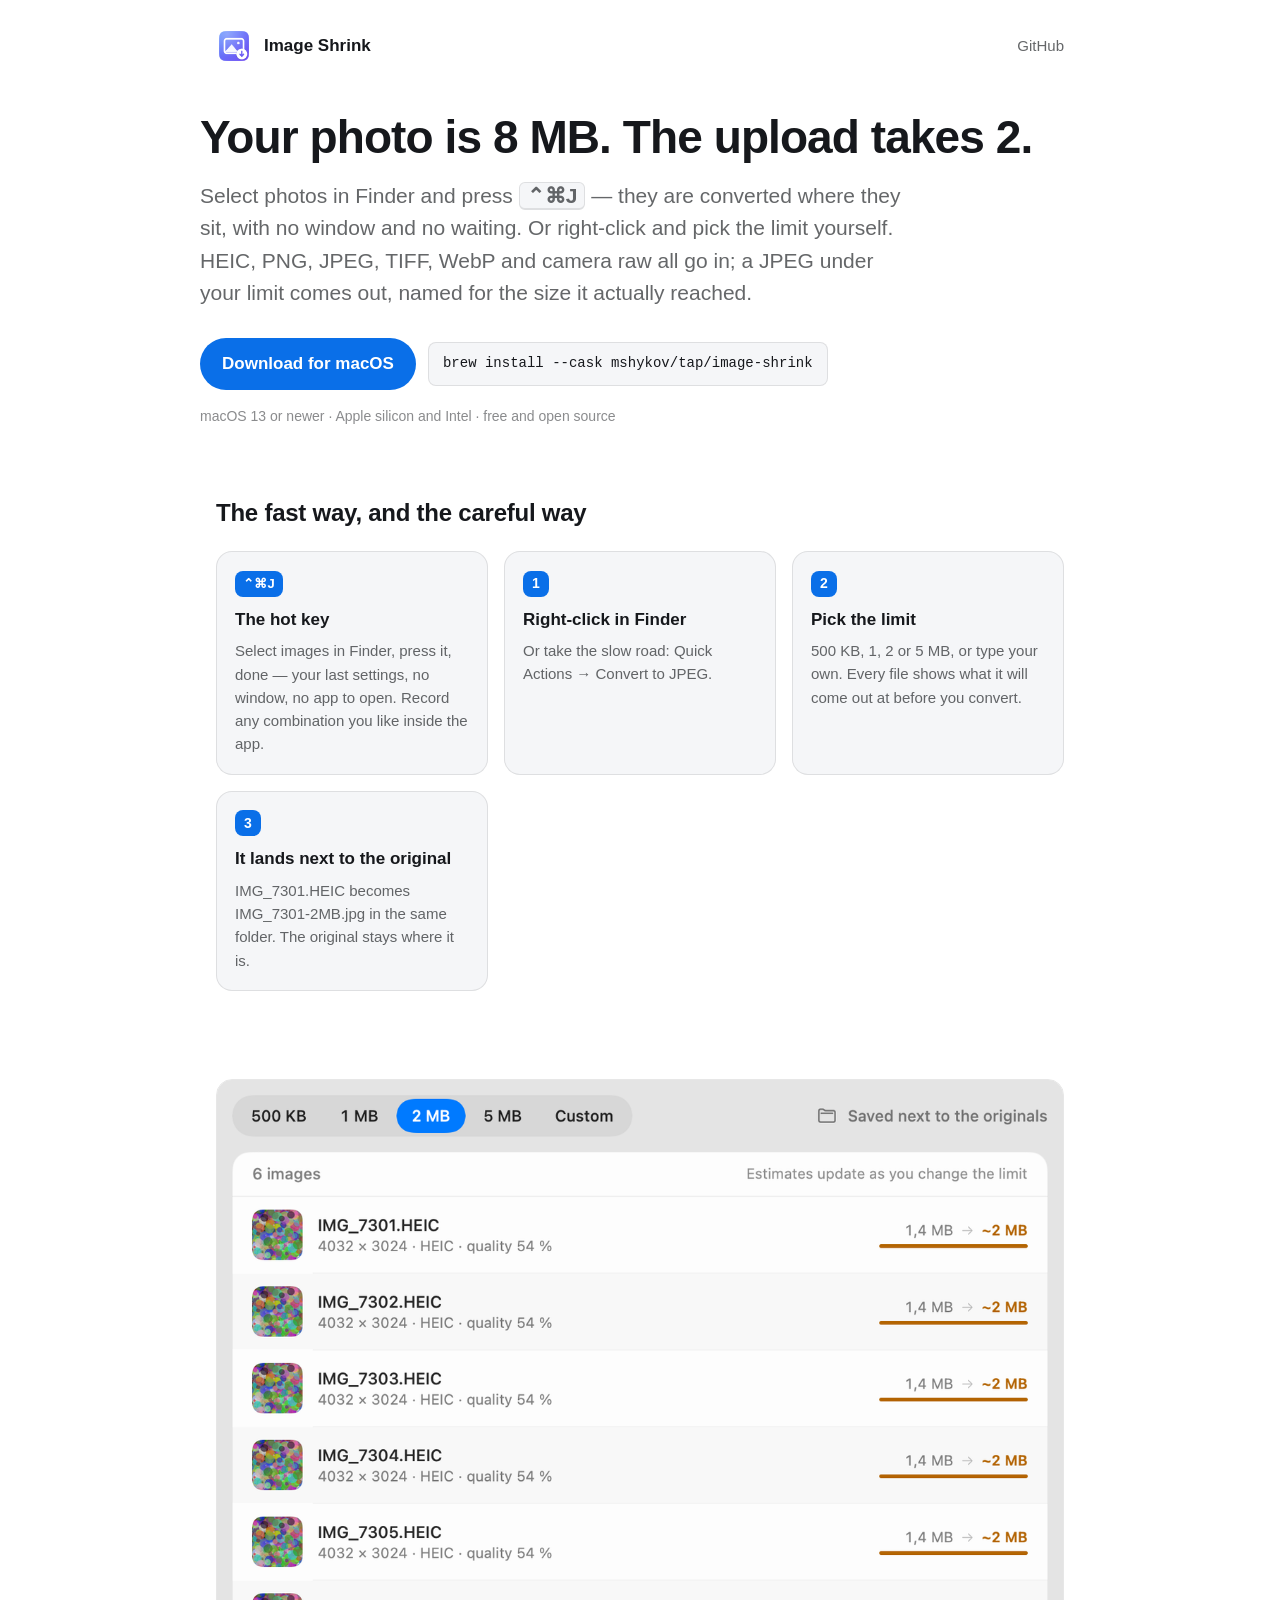
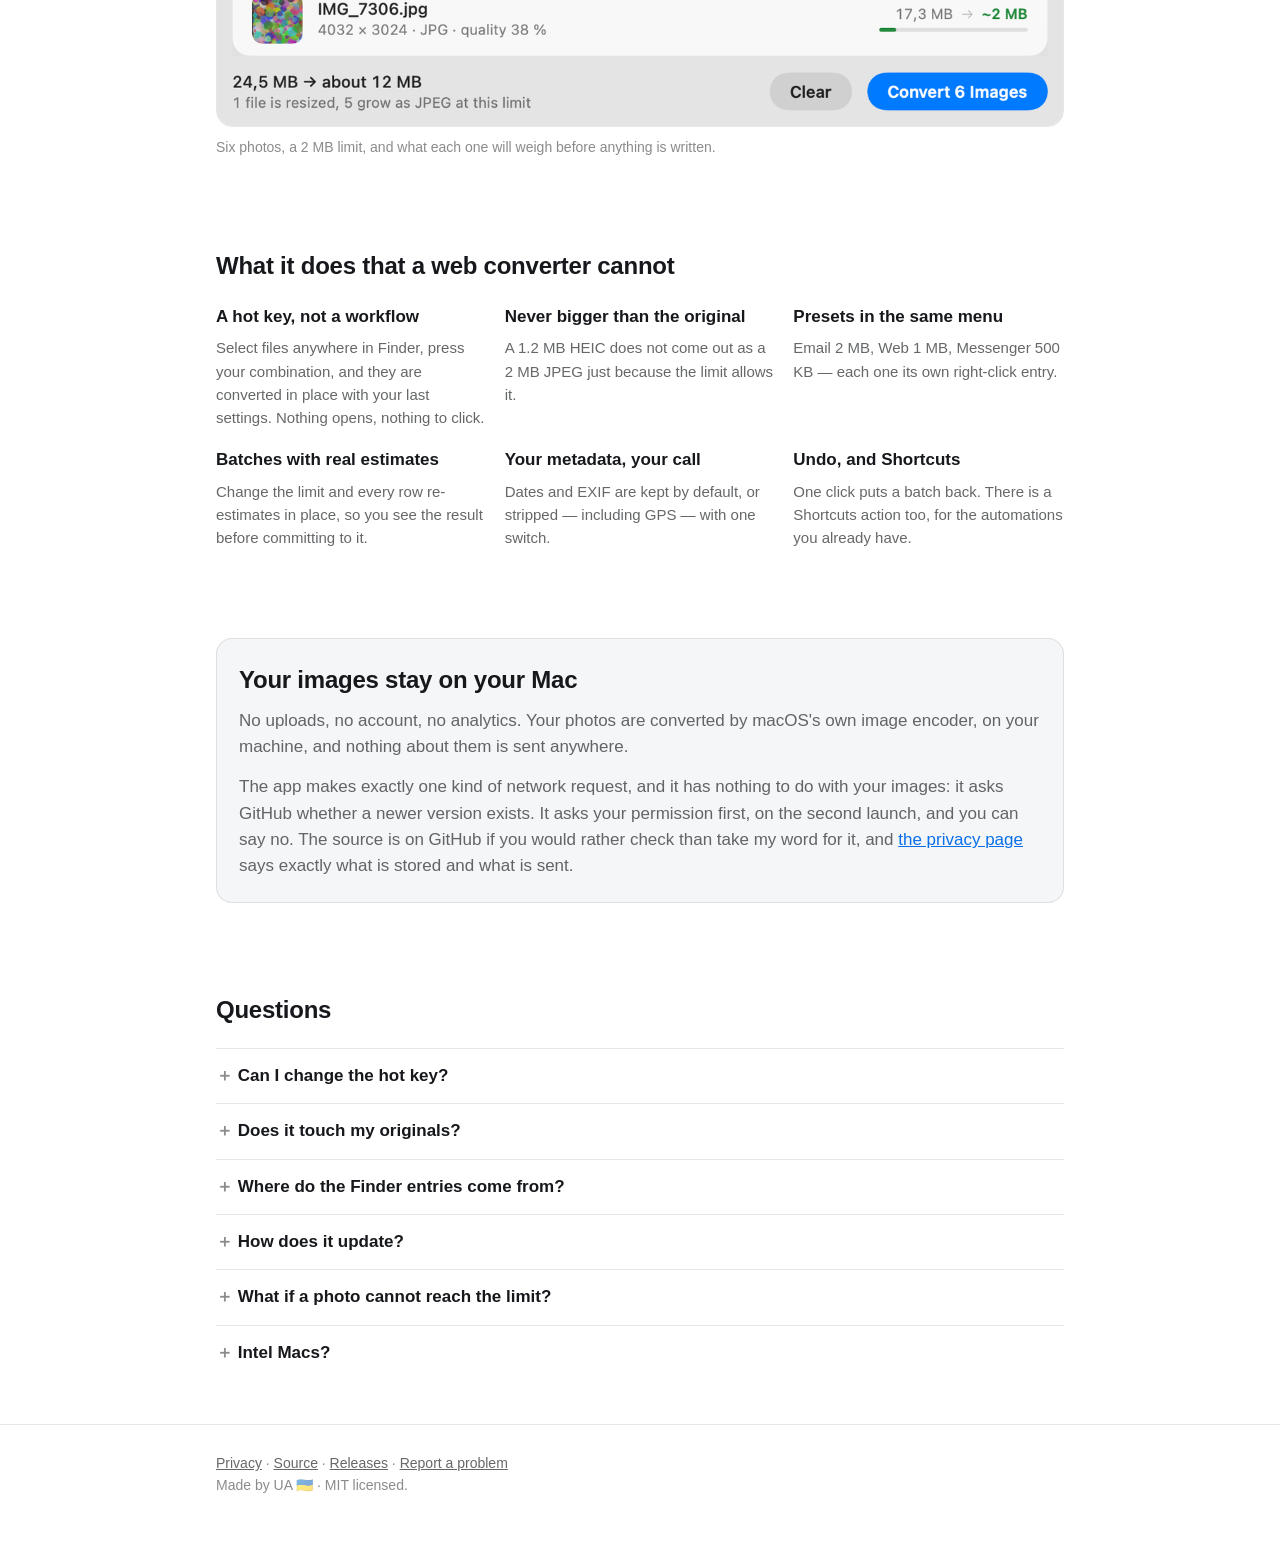
<file: site/index.html>
<!DOCTYPE html>
<html lang="en">
<head>
<meta charset="utf-8">
<meta name="viewport" content="width=device-width, initial-scale=1">
<title>Image Shrink — a hot key away from a JPEG under your size limit</title>
<meta name="description" content="Press a hot key, or right-click in Finder, and get a JPEG under the size limit you pick — 500 KB, 1 MB, 2 MB or your own. HEIC, PNG, JPEG, TIFF and raw, converted on your Mac. Free, open source, nothing uploaded.">
<link rel="canonical" href="https://mshykov.github.io/image-shrink/">

<link rel="icon" type="image/svg+xml" href="favicon.svg">
<link rel="alternate icon" href="favicon.ico">
<link rel="apple-touch-icon" href="logo.png">
<meta name="apple-mobile-web-app-title" content="Image Shrink">
<meta name="theme-color" content="#5A94FF">
<link rel="manifest" href="manifest.json">

<meta property="og:type" content="website">
<meta property="og:title" content="Image Shrink — a hot key away from a JPEG under your size limit">
<meta property="og:description" content="Press ⌃⌘J on a Finder selection, or right-click and pick a limit. Nothing leaves your Mac.">
<meta property="og:url" content="https://mshykov.github.io/image-shrink/">
<meta property="og:image" content="https://mshykov.github.io/image-shrink/og.png">
<meta name="twitter:card" content="summary_large_image">

<script type="application/ld+json">
{
  "@context": "https://schema.org",
  "@type": "SoftwareApplication",
  "name": "Image Shrink",
  "applicationCategory": "MultimediaApplication",
  "operatingSystem": "macOS 13 or newer",
  "offers": { "@type": "Offer", "price": "0", "priceCurrency": "USD" },
  "description": "Converts HEIC, PNG, JPEG and other images to a JPEG under a size limit you pick — from a keyboard shortcut on a Finder selection, or from Finder's right-click menu."
}
</script>

<link rel="stylesheet" href="style.css">
</head>
<body>

<header>
  <div class="wrap">
    <img src="logo.png" alt="">
    <strong>Image Shrink</strong>
    <nav><a href="https://github.com/mshykov/image-shrink">GitHub</a></nav>
  </div>
</header>

<main>
  <div class="wrap hero">
    <h1>Your photo is 8&nbsp;MB. The upload takes 2.</h1>
    <p class="lead">
      Select photos in Finder and press <kbd>⌃⌘J</kbd> — they are converted where they sit, with no
      window and no waiting. Or right-click and pick the limit yourself. HEIC, PNG, JPEG, TIFF,
      WebP and camera raw all go in; a JPEG under your limit comes out, named for the size it
      actually reached.
    </p>
    <div class="actions">
      <a class="button" href="https://github.com/mshykov/image-shrink/releases/latest">Download for macOS</a>
      <code class="brew">brew install --cask mshykov/tap/image-shrink</code>
    </div>
    <p class="requirements">macOS 13 or newer · Apple silicon and Intel · free and open source</p>
  </div>

  <div class="wrap">
    <section>
      <h2>The fast way, and the careful way</h2>
      <div class="steps">
        <div class="step">
          <span class="keys">⌃⌘J</span>
          <h3>The hot key</h3>
          <p>Select images in Finder, press it, done — your last settings, no window, no app to
          open. Record any combination you like inside the app.</p>
        </div>
        <div class="step">
          <span>1</span>
          <h3>Right-click in Finder</h3>
          <p>Or take the slow road: Quick Actions → Convert to JPEG.</p>
        </div>
        <div class="step">
          <span>2</span>
          <h3>Pick the limit</h3>
          <p>500 KB, 1, 2 or 5 MB, or type your own. Every file shows what it will come out at before you convert.</p>
        </div>
        <div class="step">
          <span>3</span>
          <h3>It lands next to the original</h3>
          <p>IMG_7301.HEIC becomes IMG_7301-2MB.jpg in the same folder. The original stays where it is.</p>
        </div>
      </div>
    </section>

    <section>
      <figure>
        <picture>
          <source srcset="shot-dark.png" media="(prefers-color-scheme: dark)">
          <img src="shot-light.png" alt="The Image Shrink window: a size-limit picker, a list of images, and the size each one will come out at.">
        </picture>
        <figcaption>Six photos, a 2 MB limit, and what each one will weigh before anything is written.</figcaption>
      </figure>
    </section>

    <section>
      <h2>What it does that a web converter cannot</h2>
      <div class="features">
        <div>
          <h3>A hot key, not a workflow</h3>
          <p>Select files anywhere in Finder, press your combination, and they are converted in
          place with your last settings. Nothing opens, nothing to click.</p>
        </div>
        <div>
          <h3>Never bigger than the original</h3>
          <p>A 1.2 MB HEIC does not come out as a 2 MB JPEG just because the limit allows it.</p>
        </div>
        <div>
          <h3>Presets in the same menu</h3>
          <p>Email 2 MB, Web 1 MB, Messenger 500 KB — each one its own right-click entry.</p>
        </div>
        <div>
          <h3>Batches with real estimates</h3>
          <p>Change the limit and every row re-estimates in place, so you see the result before committing to it.</p>
        </div>
        <div>
          <h3>Your metadata, your call</h3>
          <p>Dates and EXIF are kept by default, or stripped — including GPS — with one switch.</p>
        </div>
        <div>
          <h3>Undo, and Shortcuts</h3>
          <p>One click puts a batch back. There is a Shortcuts action too, for the automations you already have.</p>
        </div>
      </div>
    </section>

    <section>
      <div class="privacy">
        <h2>Your images stay on your Mac</h2>
        <p class="muted">
          No uploads, no account, no analytics. Your photos are converted by macOS's own image
          encoder, on your machine, and nothing about them is sent anywhere.
        </p>
        <p class="muted">
          The app makes exactly one kind of network request, and it has nothing to do with your
          images: it asks GitHub whether a newer version exists. It asks your permission first,
          on the second launch, and you can say no. The source is on GitHub if you would rather
          check than take my word for it, and <a href="privacy.html">the privacy page</a> says
          exactly what is stored and what is sent.
        </p>
      </div>
    </section>

    <section>
      <h2>Questions</h2>
      <details>
        <summary>Can I change the hot key?</summary>
        <p>Yes — click the keys in the window's banner, or Settings → Finder shortcut, and press
        the combination you want. ⌃⌘J is only the default. It works on a Finder selection without
        opening anything.</p>
      </details>
      <details>
        <summary>Does it touch my originals?</summary>
        <p>No. The converted copy is written next to the original, and the original is left alone
        unless you switch on "Move originals to Trash" yourself.</p>
      </details>
      <details>
        <summary>Where do the Finder entries come from?</summary>
        <p>The app installs them the first time you open it, and you can put them back or take them
        away from its menu at any time. Removing the app removes them with it.</p>
      </details>
      <details>
        <summary>How does it update?</summary>
        <p>It offers to check for new versions and installs them in place once you accept. Every
        update is signed, and any update the app cannot verify against the key built into it is
        refused. A copy installed with Homebrew updates the same way — the cask says so, and
        <code>brew upgrade</code> leaves it alone.</p>
      </details>
      <details>
        <summary>What if a photo cannot reach the limit?</summary>
        <p>It scales the image down rather than turning it to mush, and tells you which files were
        resized. A file already under the limit is left as it is.</p>
      </details>
      <details>
        <summary>Intel Macs?</summary>
        <p>Yes — the download is a universal build, and works on macOS 13 and newer.</p>
      </details>
    </section>
  </div>
</main>

<footer>
  <div class="wrap">
    <a href="privacy.html">Privacy</a> ·
    <a href="https://github.com/mshykov/image-shrink">Source</a> ·
    <a href="https://github.com/mshykov/image-shrink/releases">Releases</a> ·
    <a href="https://github.com/mshykov/image-shrink/issues">Report a problem</a>
    <!-- Add a support email here before launch; an issue tracker alone puts off non-developers. -->
    <p>Made by UA <span aria-label="Ukraine" role="img">🇺🇦</span> · MIT licensed.</p>
  </div>
</footer>

</body>
</html>
</file>
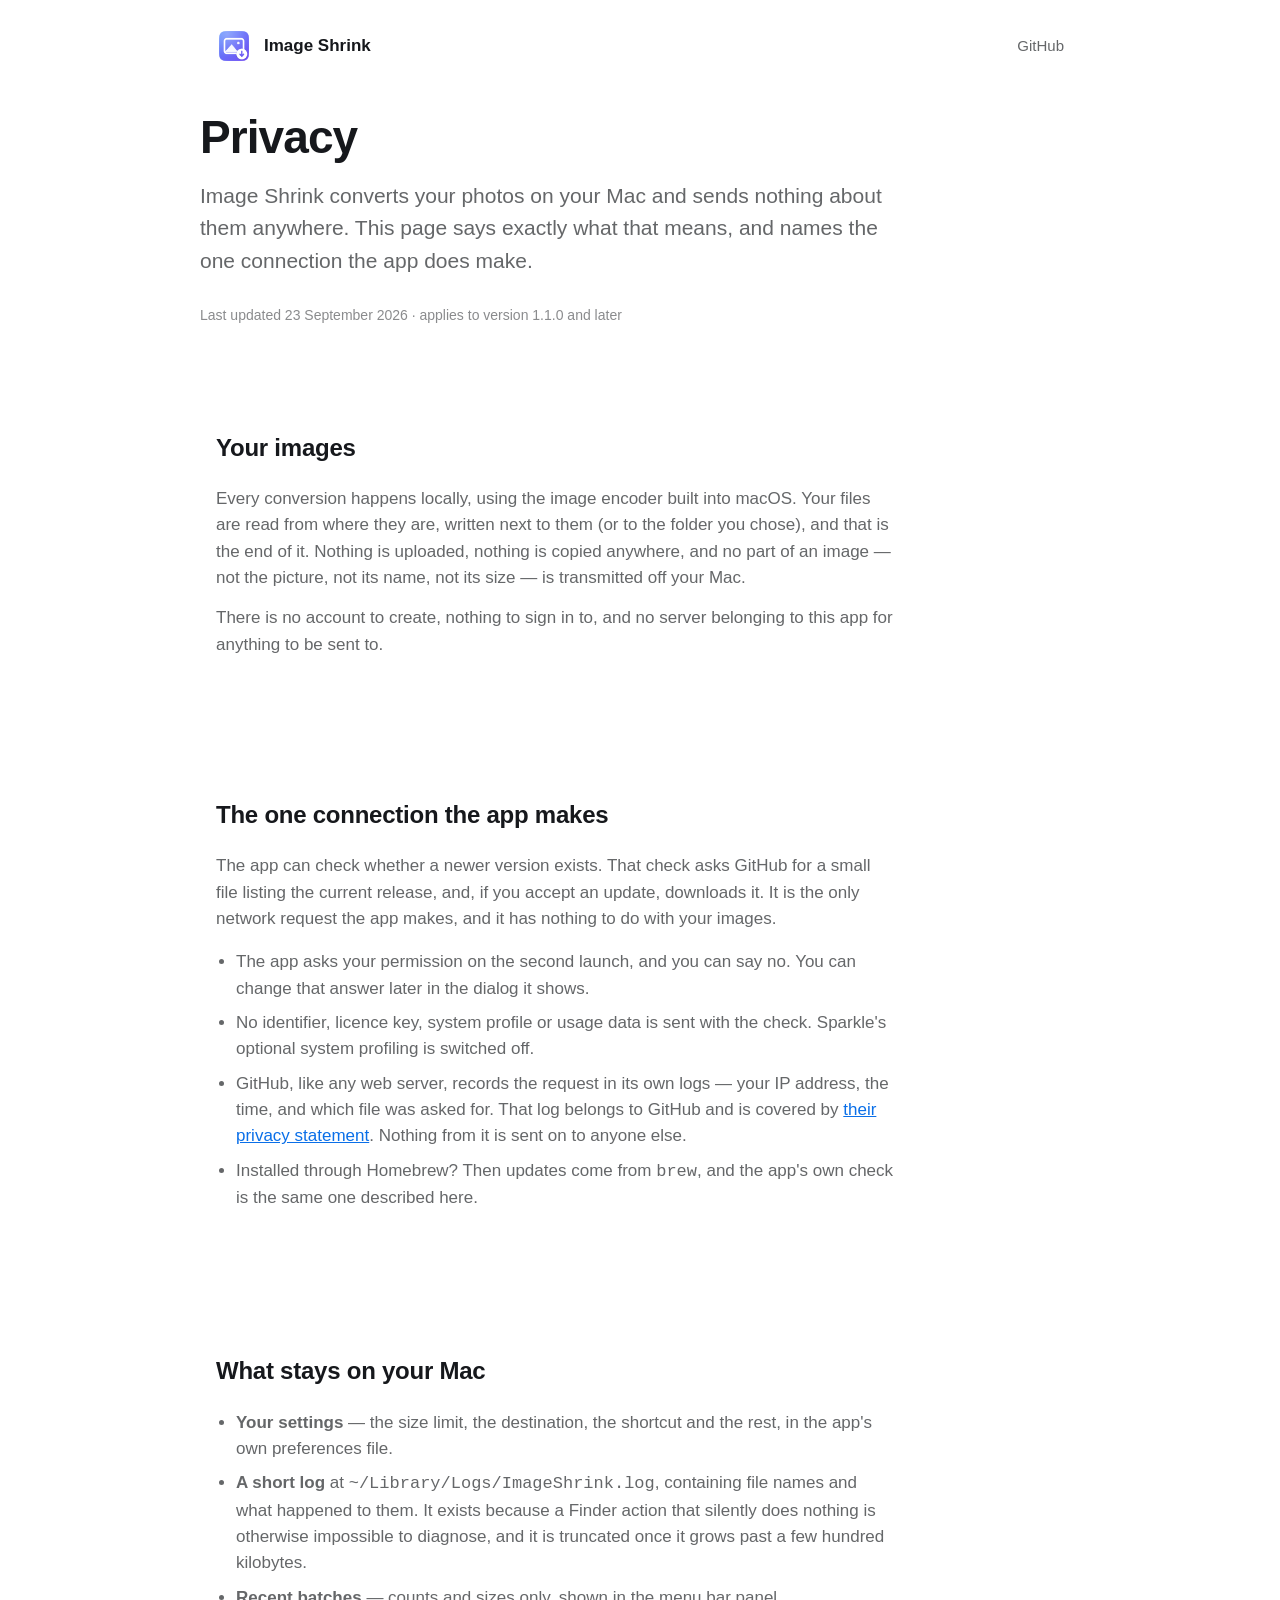
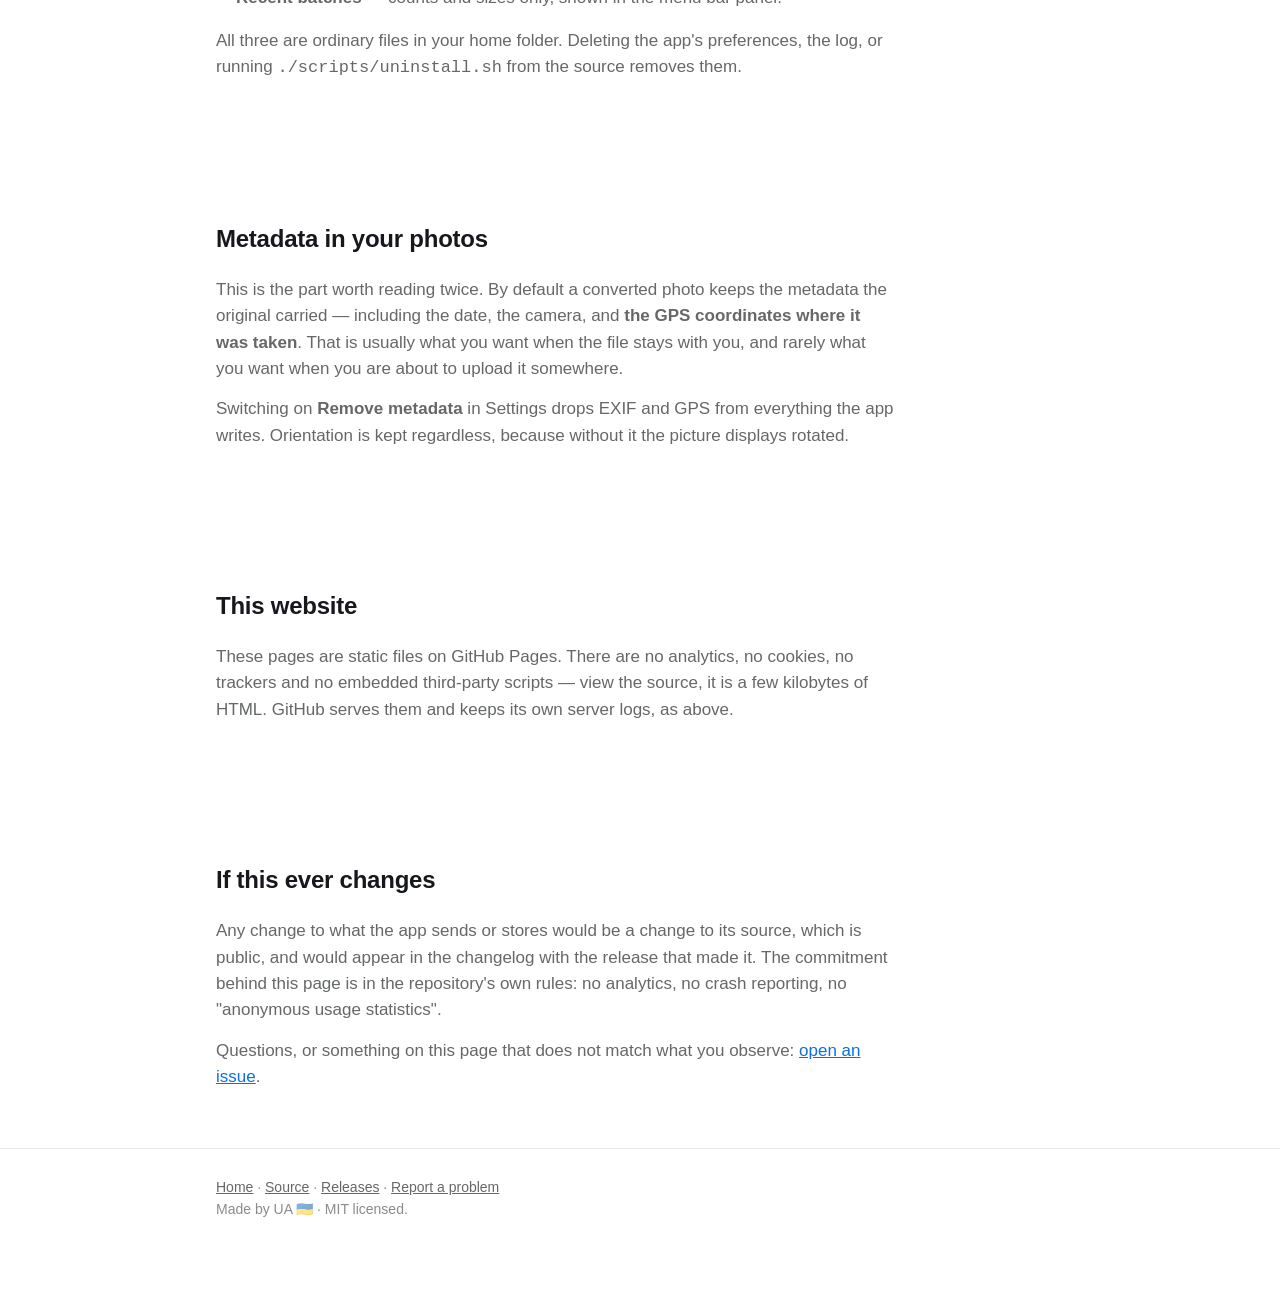
<file: site/privacy.html>
<!DOCTYPE html>
<html lang="en">
<head>
<meta charset="utf-8">
<meta name="viewport" content="width=device-width, initial-scale=1">
<title>Image Shrink — privacy</title>
<meta name="description" content="What Image Shrink does with your images and your data: nothing leaves your Mac except an update check you can decline. No accounts, no analytics, no telemetry.">
<link rel="canonical" href="https://mshykov.github.io/image-shrink/privacy.html">

<link rel="icon" type="image/svg+xml" href="favicon.svg">
<link rel="alternate icon" href="favicon.ico">
<link rel="apple-touch-icon" href="logo.png">
<meta name="apple-mobile-web-app-title" content="Image Shrink">
<meta name="theme-color" content="#5A94FF">
<link rel="manifest" href="manifest.json">

<meta property="og:type" content="article">
<meta property="og:title" content="Image Shrink — privacy">
<meta property="og:description" content="No accounts, no analytics, no telemetry. Your images are converted on your Mac and sent nowhere.">
<meta property="og:url" content="https://mshykov.github.io/image-shrink/privacy.html">
<meta property="og:image" content="https://mshykov.github.io/image-shrink/og.png">
<meta name="twitter:card" content="summary_large_image">

<link rel="stylesheet" href="style.css">
<style>
  /* The column stays under the hero, not centred inside it: .wrap already centres, so a
     narrower max-width here would push the text right of the heading above it. */
  .prose h2 { margin-top: 36px; }
  .prose p, .prose ul { max-width: 40em; }
  .prose p, .prose li { color: var(--dim); }
  .prose ul { padding-left: 20px; }
  .prose li { margin-bottom: 8px; }
  .updated { color: var(--faint); font-size: 14px; }
</style>
</head>
<body>

<header>
  <div class="wrap">
    <a href="./" style="display: flex; align-items: center; gap: 12px; text-decoration: none; color: inherit;">
      <img src="logo.png" alt="">
      <strong>Image Shrink</strong>
    </a>
    <nav><a href="https://github.com/mshykov/image-shrink">GitHub</a></nav>
  </div>
</header>

<main>
  <div class="wrap hero">
    <h1>Privacy</h1>
    <p class="lead">
      Image Shrink converts your photos on your Mac and sends nothing about them anywhere. This
      page says exactly what that means, and names the one connection the app does make.
    </p>
    <p class="updated">Last updated 23 September 2026 · applies to version 1.1.0 and later</p>
  </div>

  <div class="wrap prose">
    <section>
      <h2>Your images</h2>
      <p>
        Every conversion happens locally, using the image encoder built into macOS. Your files
        are read from where they are, written next to them (or to the folder you chose), and
        that is the end of it. Nothing is uploaded, nothing is copied anywhere, and no part of
        an image — not the picture, not its name, not its size — is transmitted off your Mac.
      </p>
      <p>
        There is no account to create, nothing to sign in to, and no server belonging to this
        app for anything to be sent to.
      </p>
    </section>

    <section>
      <h2>The one connection the app makes</h2>
      <p>
        The app can check whether a newer version exists. That check asks GitHub for a small
        file listing the current release, and, if you accept an update, downloads it. It is the
        only network request the app makes, and it has nothing to do with your images.
      </p>
      <ul>
        <li>The app asks your permission on the second launch, and you can say no. You can
          change that answer later in the dialog it shows.</li>
        <li>No identifier, licence key, system profile or usage data is sent with the check.
          Sparkle's optional system profiling is switched off.</li>
        <li>GitHub, like any web server, records the request in its own logs — your IP address,
          the time, and which file was asked for. That log belongs to GitHub and is covered by
          <a href="https://docs.github.com/en/site-policy/privacy-policies/github-general-privacy-statement">their
          privacy statement</a>. Nothing from it is sent on to anyone else.</li>
        <li>Installed through Homebrew? Then updates come from <code>brew</code>, and the app's
          own check is the same one described here.</li>
      </ul>
    </section>

    <section>
      <h2>What stays on your Mac</h2>
      <ul>
        <li><strong>Your settings</strong> — the size limit, the destination, the shortcut and
          the rest, in the app's own preferences file.</li>
        <li><strong>A short log</strong> at <code>~/Library/Logs/ImageShrink.log</code>,
          containing file names and what happened to them. It exists because a Finder action
          that silently does nothing is otherwise impossible to diagnose, and it is truncated
          once it grows past a few hundred kilobytes.</li>
        <li><strong>Recent batches</strong> — counts and sizes only, shown in the menu bar
          panel.</li>
      </ul>
      <p>
        All three are ordinary files in your home folder. Deleting the app's preferences, the
        log, or running <code>./scripts/uninstall.sh</code> from the source removes them.
      </p>
    </section>

    <section>
      <h2>Metadata in your photos</h2>
      <p>
        This is the part worth reading twice. By default a converted photo keeps the metadata
        the original carried — including the date, the camera, and <strong>the GPS coordinates
        where it was taken</strong>. That is usually what you want when the file stays with you,
        and rarely what you want when you are about to upload it somewhere.
      </p>
      <p>
        Switching on <strong>Remove metadata</strong> in Settings drops EXIF and GPS from
        everything the app writes. Orientation is kept regardless, because without it the
        picture displays rotated.
      </p>
    </section>

    <section>
      <h2>This website</h2>
      <p>
        These pages are static files on GitHub Pages. There are no analytics, no cookies, no
        trackers and no embedded third-party scripts — view the source, it is a few kilobytes of
        HTML. GitHub serves them and keeps its own server logs, as above.
      </p>
    </section>

    <section>
      <h2>If this ever changes</h2>
      <p>
        Any change to what the app sends or stores would be a change to its source, which is
        public, and would appear in the changelog with the release that made it. The
        commitment behind this page is in the repository's own rules: no analytics, no crash
        reporting, no "anonymous usage statistics".
      </p>
      <p>
        Questions, or something on this page that does not match what you observe:
        <a href="https://github.com/mshykov/image-shrink/issues">open an issue</a>.
      </p>
    </section>
  </div>
</main>

<footer>
  <div class="wrap">
    <a href="./">Home</a> ·
    <a href="https://github.com/mshykov/image-shrink">Source</a> ·
    <a href="https://github.com/mshykov/image-shrink/releases">Releases</a> ·
    <a href="https://github.com/mshykov/image-shrink/issues">Report a problem</a>
    <p>Made by UA <span aria-label="Ukraine" role="img">🇺🇦</span> · MIT licensed.</p>
  </div>
</footer>

</body>
</html>
</file>
<file: site/style.css>
/* Shared by every page on the site, so a second one cannot drift from the first. */
:root {
  color-scheme: light dark;
  --bg: #ffffff;
  --panel: #f5f6f8;
  --text: #16181c;
  --dim: rgba(22, 24, 28, 0.66);
  --faint: rgba(22, 24, 28, 0.5);
  --line: rgba(22, 24, 28, 0.1);
  --accent: #0a6fe8;
  --accent-text: #ffffff;
  --radius: 16px;
}
@media (prefers-color-scheme: dark) {
  :root:not([data-theme="light"]) {
    --bg: #0f1113;
    --panel: #17191d;
    --text: #f2f3f5;
    --dim: rgba(242, 243, 245, 0.68);
    --faint: rgba(242, 243, 245, 0.52);
    --line: rgba(255, 255, 255, 0.1);
    --accent: #3c8dff;
  }
}
:root[data-theme="dark"] {
  --bg: #0f1113;
  --panel: #17191d;
  --text: #f2f3f5;
  --dim: rgba(242, 243, 245, 0.68);
  --faint: rgba(242, 243, 245, 0.52);
  --line: rgba(255, 255, 255, 0.1);
  --accent: #3c8dff;
}

* { box-sizing: border-box; }
body {
  margin: 0;
  background: var(--bg);
  color: var(--text);
  font: 17px/1.55 -apple-system, BlinkMacSystemFont, "Segoe UI", Roboto, Helvetica, Arial, sans-serif;
  -webkit-font-smoothing: antialiased;
}
.wrap { max-width: 880px; margin: 0 auto; padding: 0 16px; }
a { color: var(--accent); }

header { padding: 28px 0 8px; }
header .wrap { display: flex; align-items: center; gap: 12px; }
header img { width: 36px; height: 36px; border-radius: 9px; }
header strong { font-size: 17px; font-weight: 600; }
header nav { margin-left: auto; font-size: 15px; }
header nav a { color: var(--dim); text-decoration: none; }
header nav a:hover { color: var(--text); }

.hero { padding: 40px 0 8px; }
h1 { font-size: clamp(30px, 6vw, 46px); line-height: 1.12; letter-spacing: -0.02em; margin: 0 0 16px; }
.lead { font-size: clamp(18px, 2.6vw, 21px); color: var(--dim); margin: 0 0 28px; max-width: 34em; }
.actions { display: flex; flex-wrap: wrap; gap: 12px; align-items: center; }
.button {
  display: inline-block; background: var(--accent); color: var(--accent-text);
  text-decoration: none; font-weight: 600; padding: 13px 22px; border-radius: 999px;
}
.button:hover { filter: brightness(1.08); }
.button.secondary { background: transparent; color: var(--text); border: 1px solid var(--line); }
code.brew {
  display: inline-block; background: var(--panel); border: 1px solid var(--line);
  border-radius: 8px; padding: 10px 14px; font-size: 14px;
  font-family: ui-monospace, SFMono-Regular, Menlo, monospace;
}
.requirements { color: var(--faint); font-size: 14px; margin-top: 16px; }
kbd {
  font: inherit; font-weight: 600; background: var(--panel); border: 1px solid var(--line);
  border-bottom-width: 2px; border-radius: 6px; padding: 1px 7px; white-space: nowrap;
}
.step span.keys { width: auto; padding: 0 8px; font-size: 13px; letter-spacing: 0.02em; }

section { padding: 44px 0; }
h2 { font-size: 24px; letter-spacing: -0.01em; margin: 0 0 20px; }
h3 { font-size: 17px; margin: 0 0 6px; }
p { margin: 0 0 14px; }
.muted { color: var(--dim); }

.steps { display: grid; gap: 16px; grid-template-columns: repeat(auto-fit, minmax(220px, 1fr)); }
.step { background: var(--panel); border: 1px solid var(--line); border-radius: var(--radius); padding: 18px; }
.step span { display: inline-flex; align-items: center; justify-content: center; width: 26px; height: 26px;
  border-radius: 8px; background: var(--accent); color: var(--accent-text); font-size: 14px;
  font-weight: 600; margin-bottom: 10px; }
.step p { margin: 0; color: var(--dim); font-size: 15px; }

figure { margin: 0; }
figure img { width: 100%; height: auto; border-radius: var(--radius); border: 1px solid var(--line); display: block; }
figcaption { color: var(--faint); font-size: 14px; margin-top: 10px; }

.features { display: grid; gap: 18px; grid-template-columns: repeat(auto-fit, minmax(250px, 1fr)); }
.features p { color: var(--dim); font-size: 15px; margin: 0; }

.privacy { background: var(--panel); border: 1px solid var(--line); border-radius: var(--radius); padding: 22px; }
.privacy h2 { margin-bottom: 10px; }
.privacy p:last-child { margin-bottom: 0; }

details { border-top: 1px solid var(--line); padding: 14px 0; }
details summary { cursor: pointer; font-weight: 600; list-style: none; }
details summary::-webkit-details-marker { display: none; }
details summary::before { content: "＋ "; color: var(--faint); }
details[open] summary::before { content: "－ "; }
details p { color: var(--dim); font-size: 15px; margin: 10px 0 0; }

footer { border-top: 1px solid var(--line); padding: 28px 0 56px; color: var(--faint); font-size: 14px; }
footer a { color: var(--dim); }
</file>
